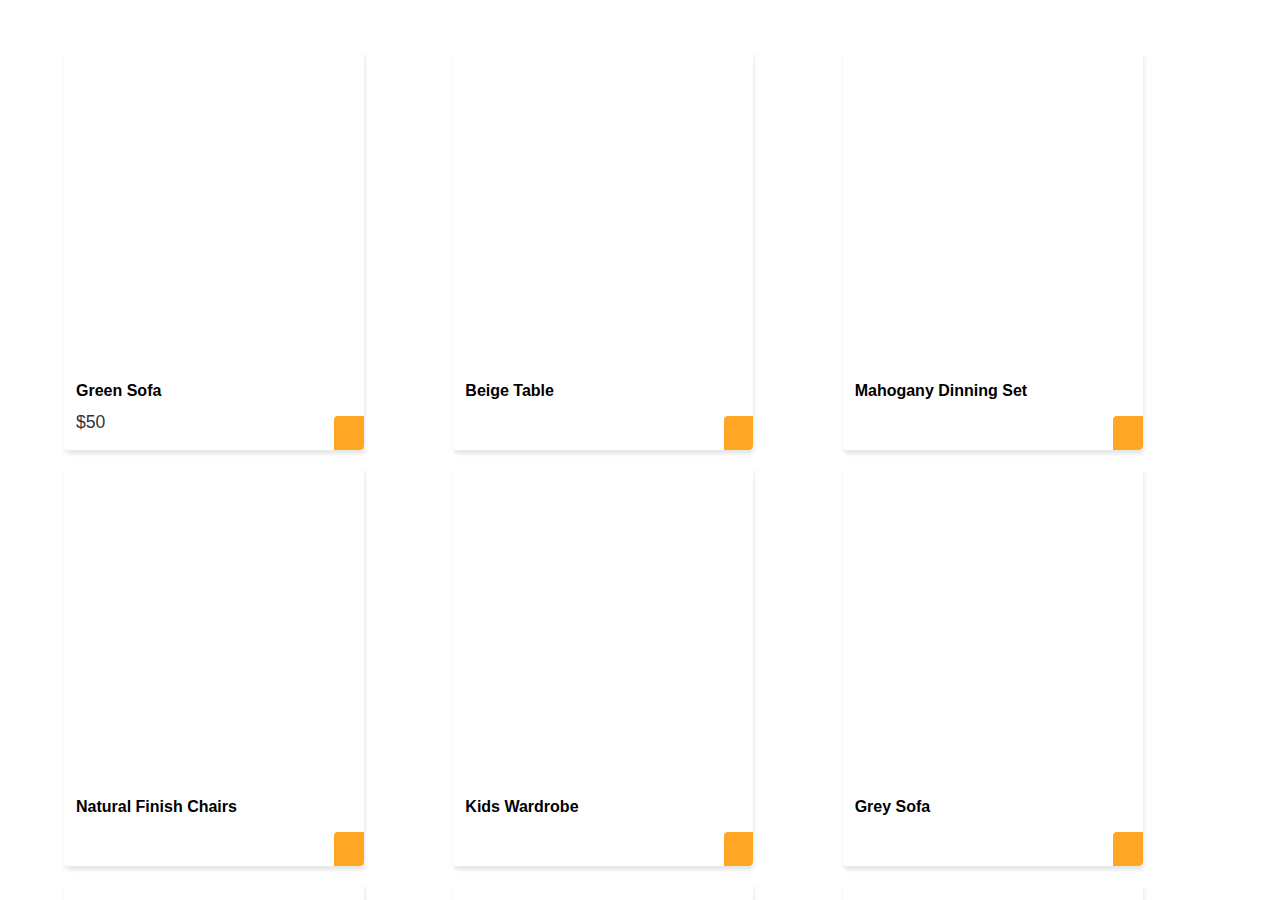
<file: index.html>
<!DOCTYPE html>
<html lang="en">
  <head>
    <meta charset="UTF-8" />
    <meta http-equiv="refresh" content="0; url=shop.html" />
    <title>Redirecting...</title>
  </head>
  <body>
    <p>Redirecting to the main page... If not redirected, <a href="shop.html">click here</a>.</p>
  </body>
</html>
</file>
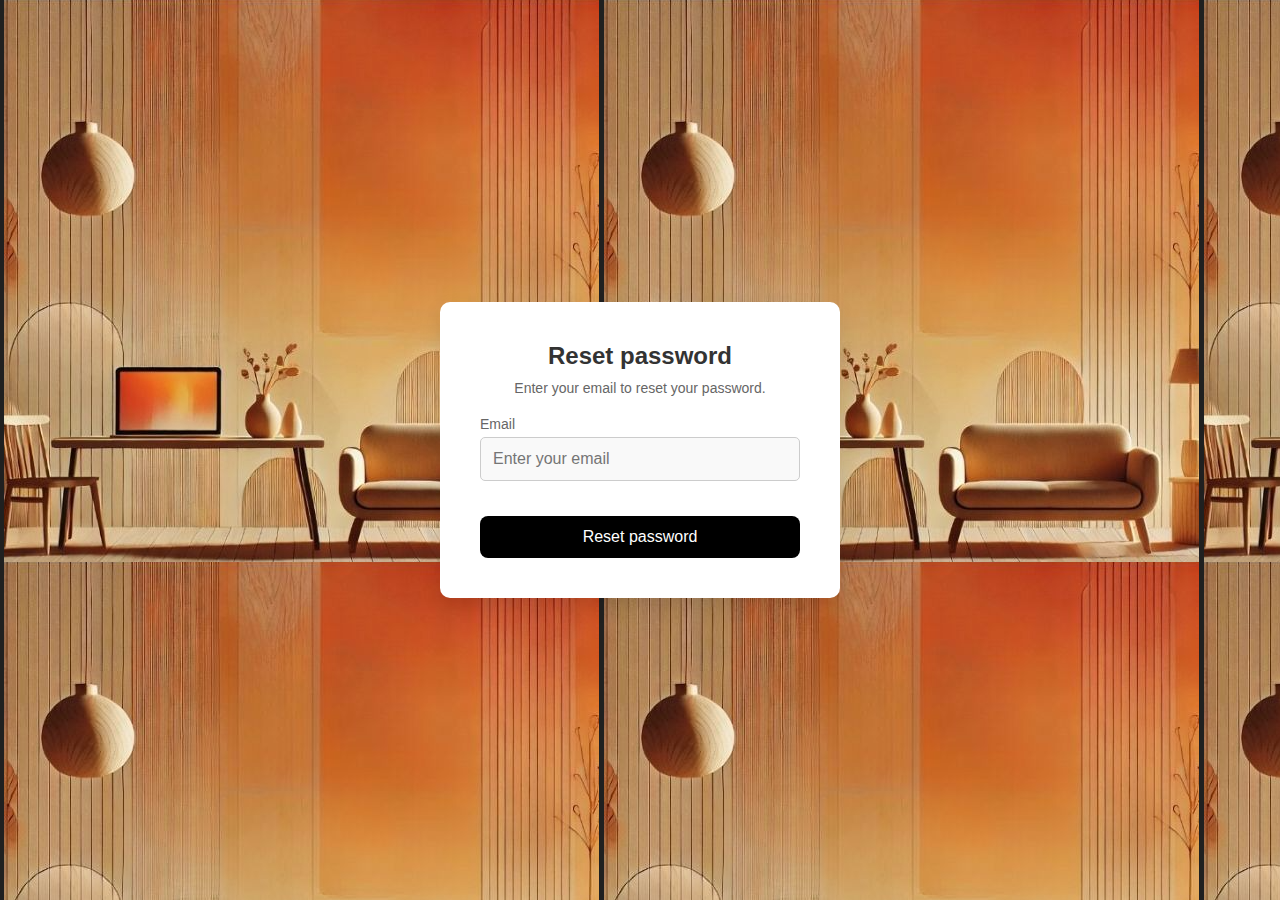
<file: forgotPassword.html>
<!DOCTYPE html>
<html lang="en">
<head>
  <meta charset="UTF-8">
  <meta name="viewport" content="width=device-width, initial-scale=1.0">
  <meta http-equiv="X-UA-Compatible" content="ie=edge">
  <title>Reset Password</title>
  <link rel="stylesheet" href="forgotPassword.css">
</head>
<body>

  <div class="reset-container">
    <div class="reset-box">
      <h2>Reset password</h2>
      <p>Enter your email to reset your password.</p>
      <form id="forgotPasswordForm">
        <div class="input-group">
          <label>Email</label>
          <input type="email" id="email" placeholder="Enter your email" required>
        </div>
        <button type="submit" class="btn">Reset password</button>
      </form>
    </div>
  </div>
<script>
  document.getElementById("forgotPasswordForm").addEventListener("submit", function(event){
    event.preventDefault();
    var email = document.getElementById("email").value;
    if (email.includes("@")) {
      alert("Email has sent to your mail id to reset password.");
    }
  });
</script>
</body>
</html>
</file>
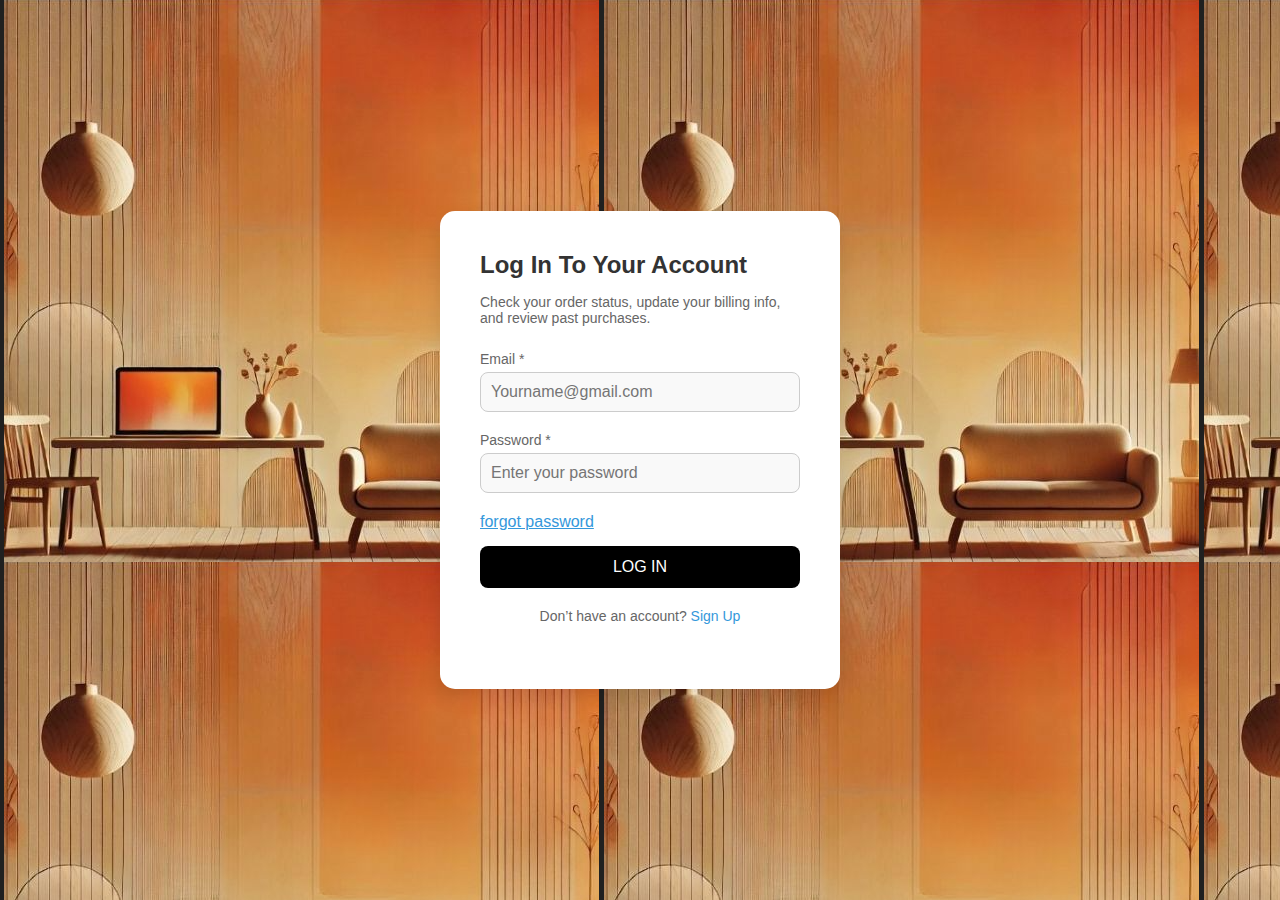
<file: Login.html>
<!DOCTYPE html>
<html lang="en">
<head>
  <meta charset="UTF-8">
  <meta name="viewport" content="width=device-width, initial-scale=1.0">
  <meta http-equiv="X-UA-Compatible" content="ie=edge">
  <title>Login Page</title>
  <link rel="stylesheet" href="Login.css">
</head>
<body>

  <div class="login-container">
    <div class="login-content">
      <div class="login-form">
        <h2>Log In To Your Account</h2>
        <p>Check your order status, update your billing info, and review past purchases.</p>
        <form id="loginForm">
          <div class="input-group">
            <label>Email *</label>
            <input type="email" id="email" placeholder="Yourname@gmail.com">
            <small id="emailError" class="error-message"></small>
          </div>
          <div class="input-group">
            <label>Password *</label>
            <input type="password" id="password" placeholder="Enter your password">
            <small id="passwordError" class="error-message"></small>
          </div>
          <a href="forgotPassword.html" class="forgotPassword">forgot password</a>
          <button type="submit" class="btn">LOG IN</button>
          <p class="signup">Don’t have an account? <a href="SignUp.html">Sign Up</a></p>
        </form>
      </div>
    </div>
  </div>

  <!-- Link To JS -->
  <script src="Login.js"></script>

</body>
</html>
</file>
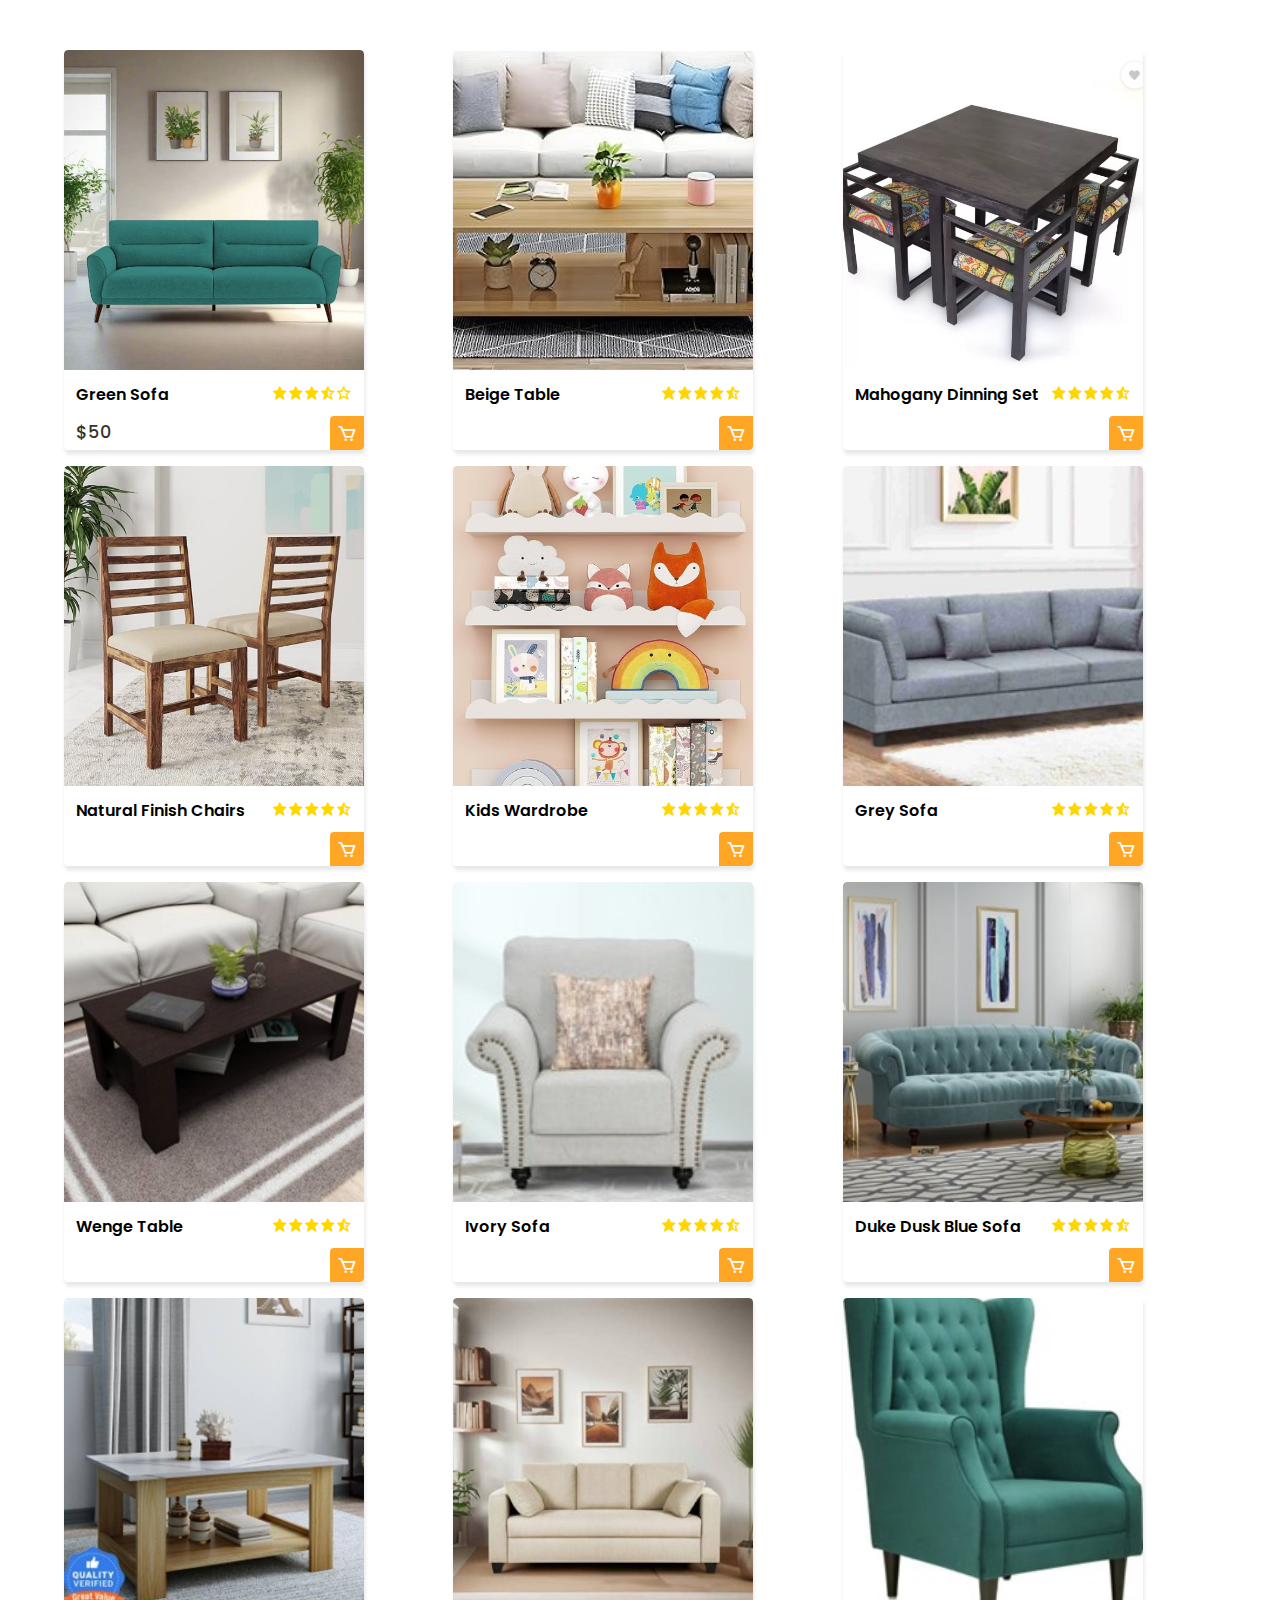
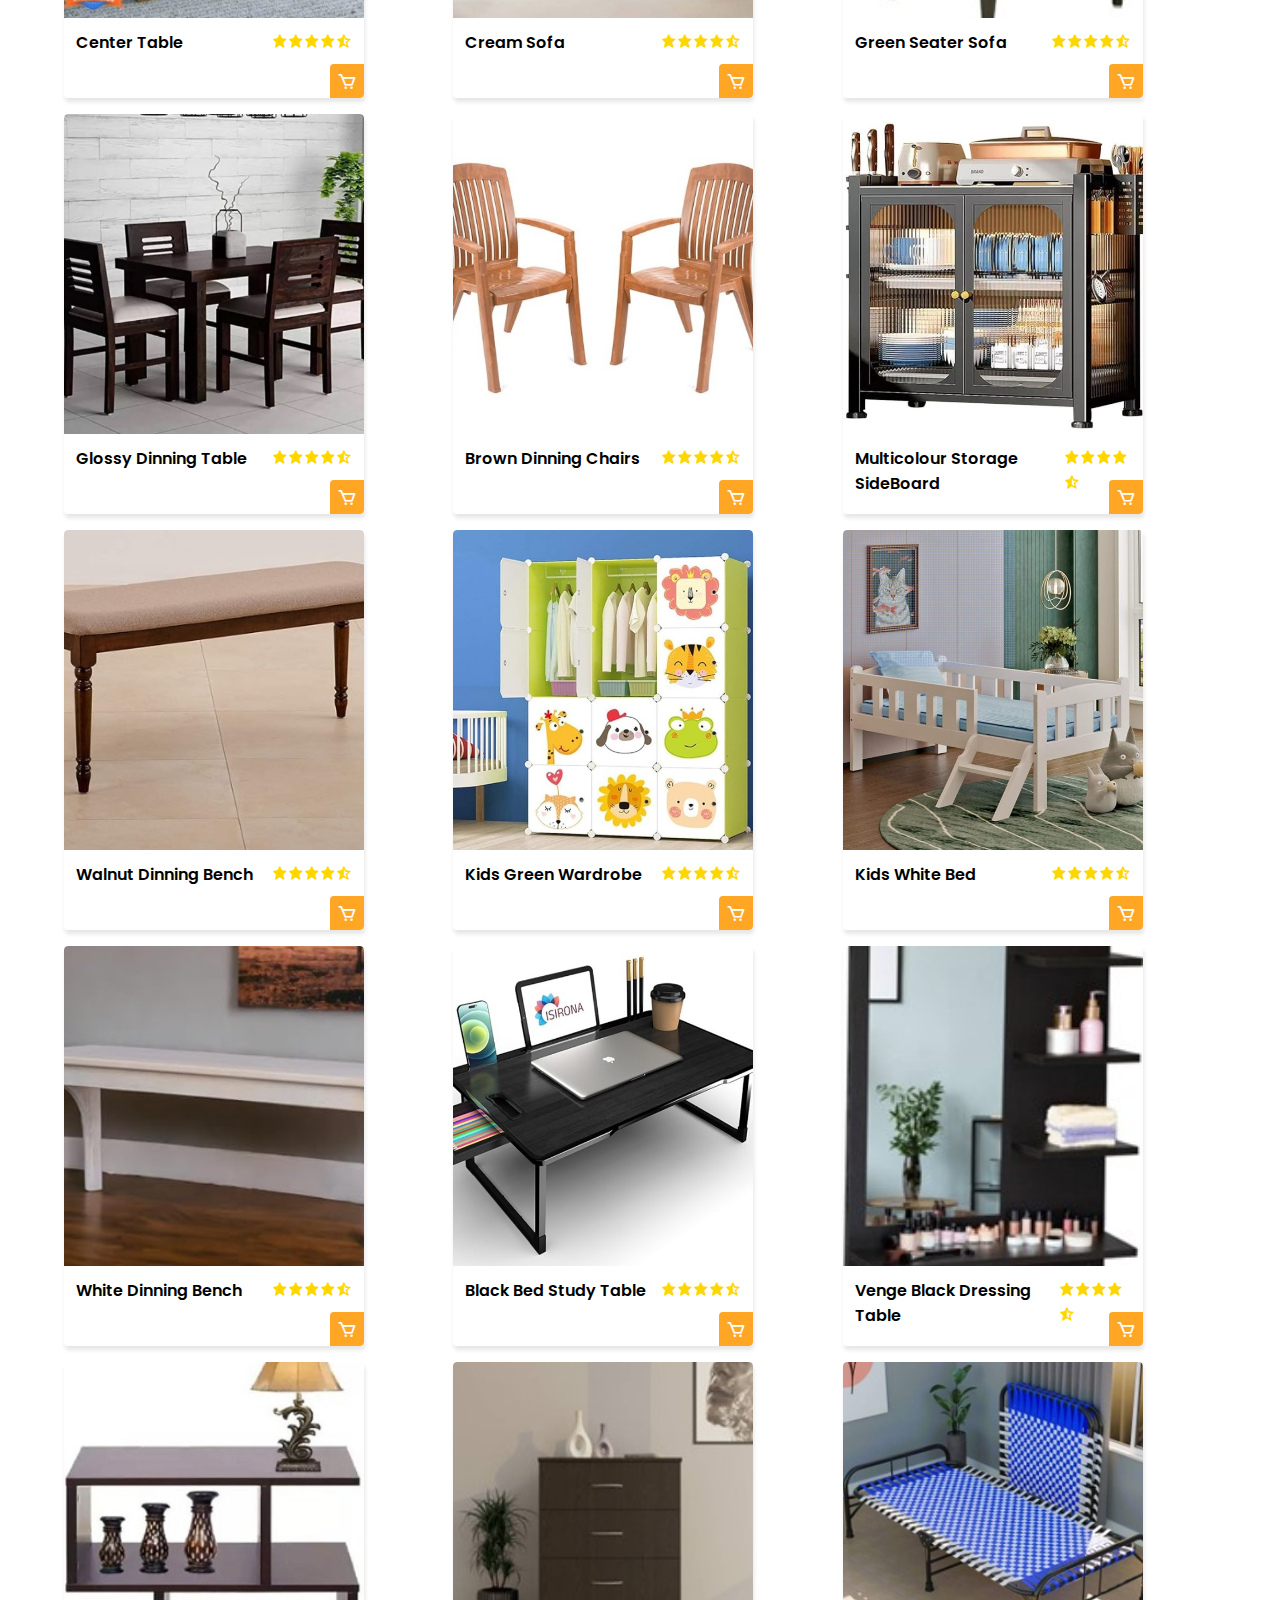
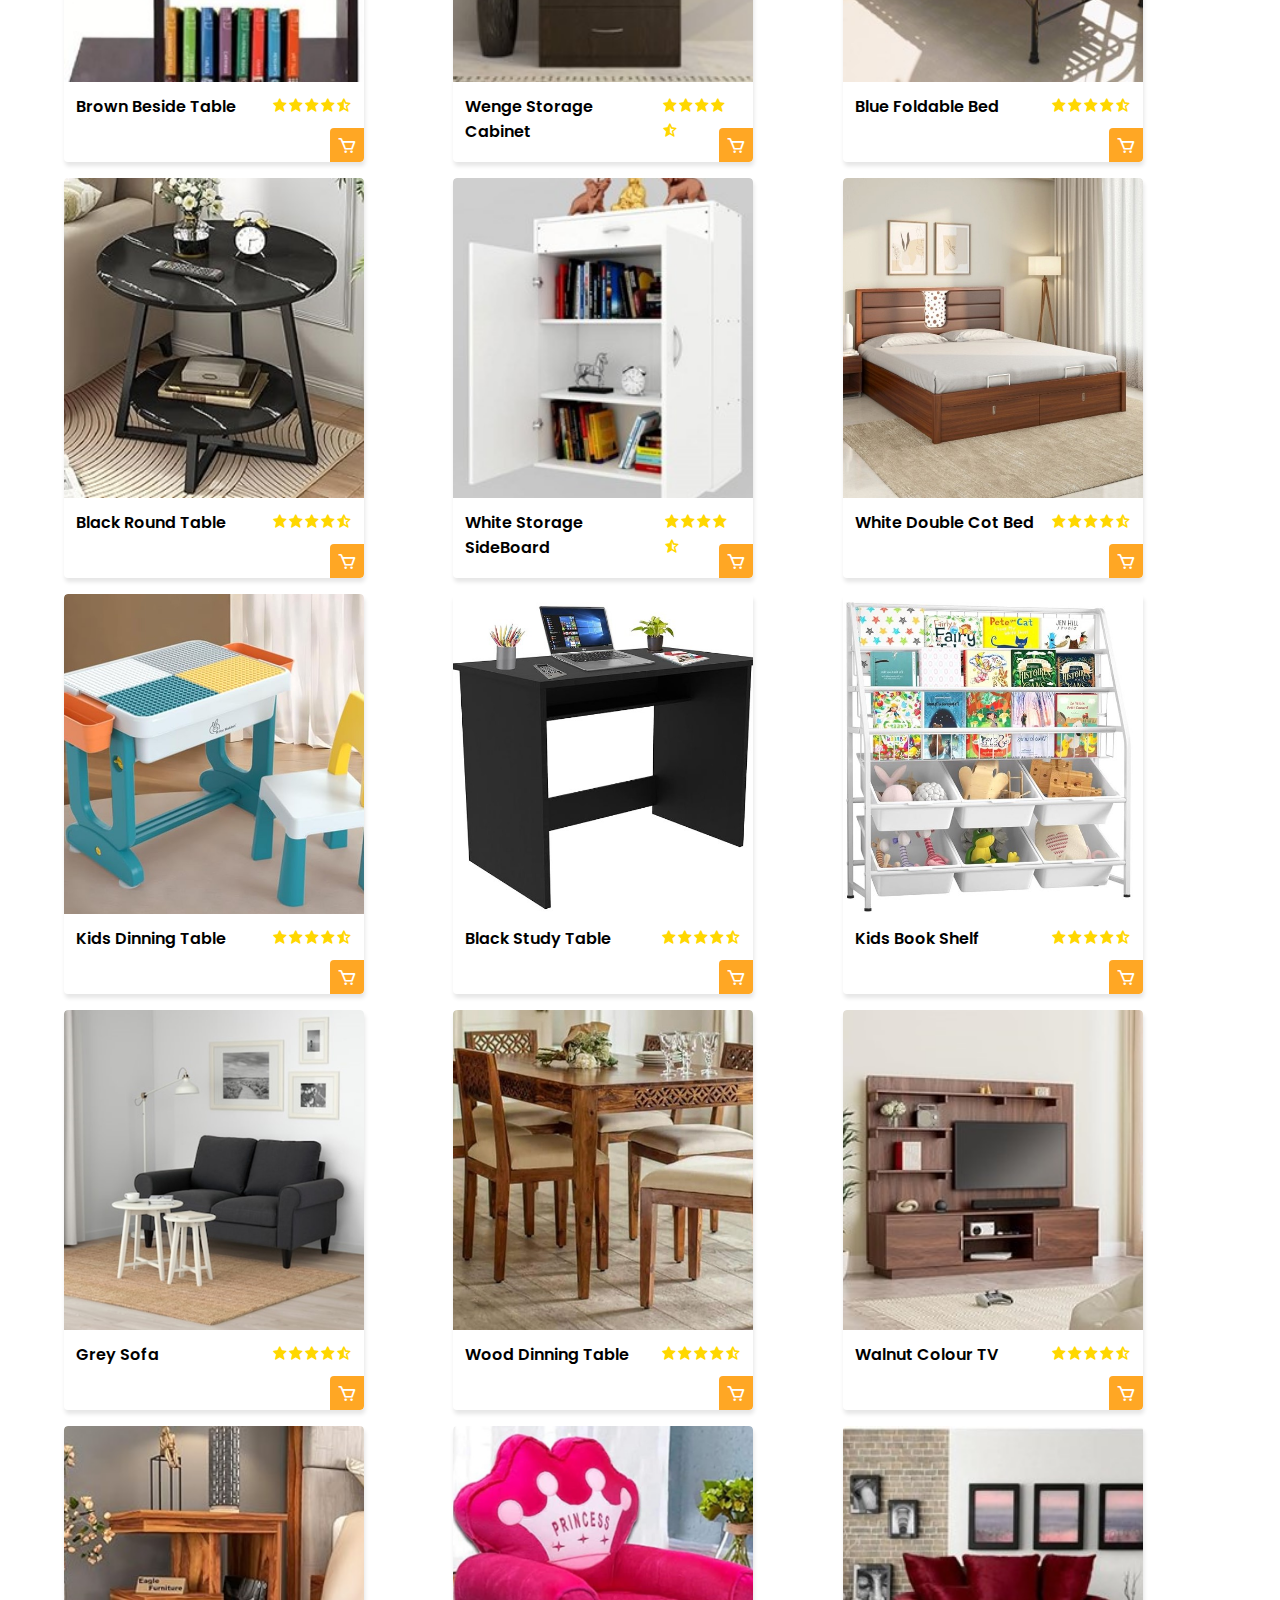
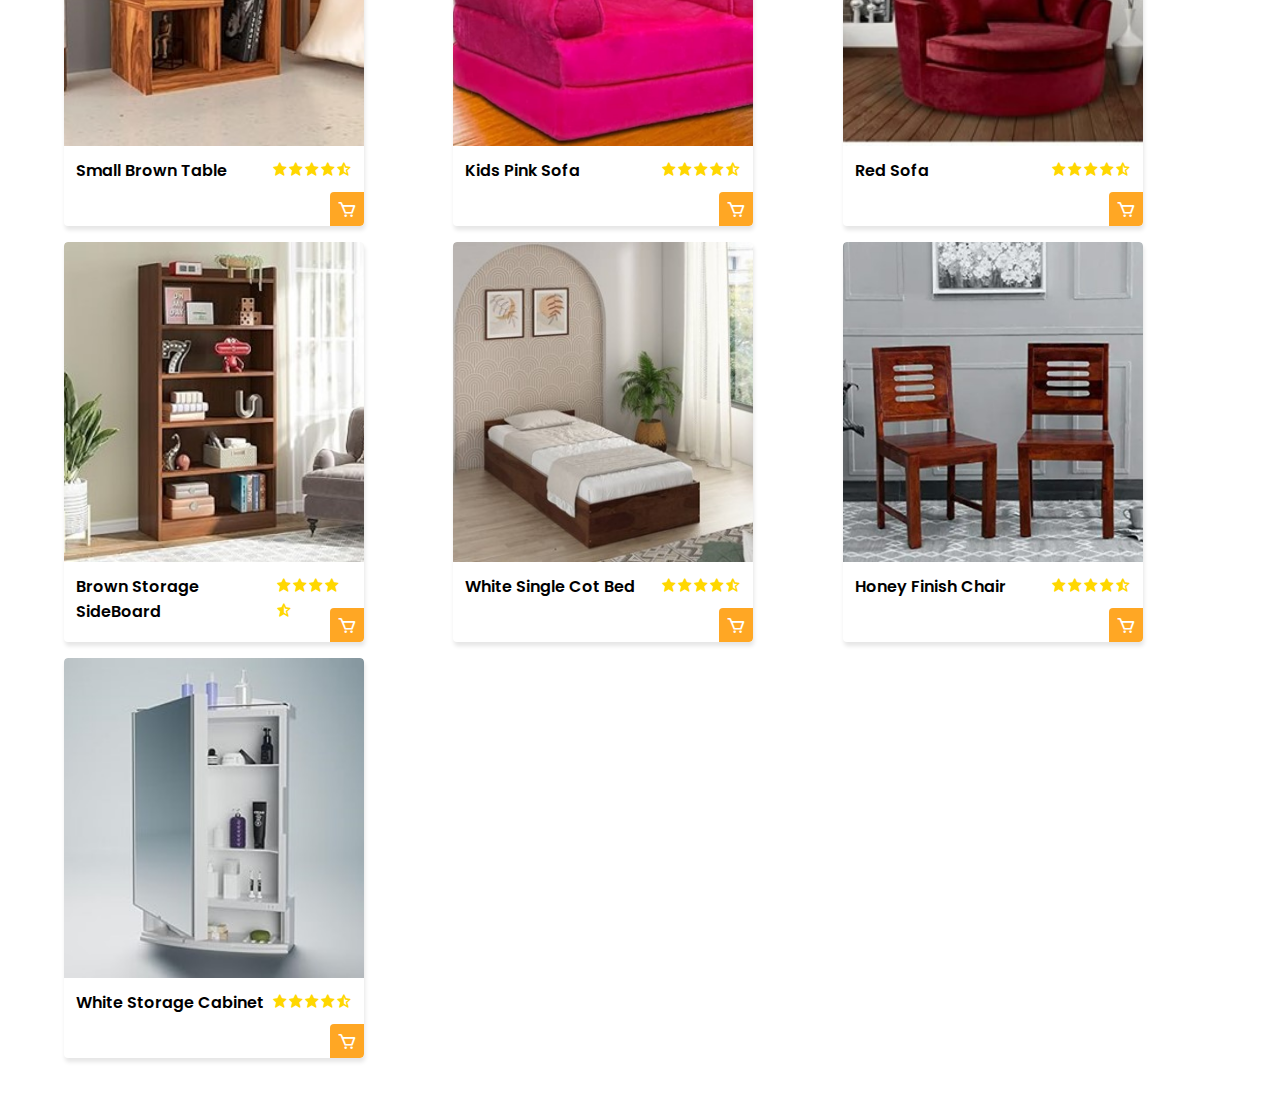
<file: shop.html>
<!DOCTYPE html>
<html lang="en">
<head>
    <meta charset="UTF-8">
    <meta name="viewport" content="width=device-width, initial-scale=1.0">
    <title>Shop Page</title>
    <link rel="stylesheet" href="shop.css">
    <!-- Box Icons -->
    <link rel="stylesheet"
    href="https://cdn.jsdelivr.net/npm/boxicons@latest/css/boxicons.min.css">
</head>
<body>
    <div class="shop-container"></div>

    <!-- Popup structure -->
    <div class="overlay"></div>
    <div class="popup">
    </div>
    <script src="shop.js"></script>
</body>
</html>
</file>
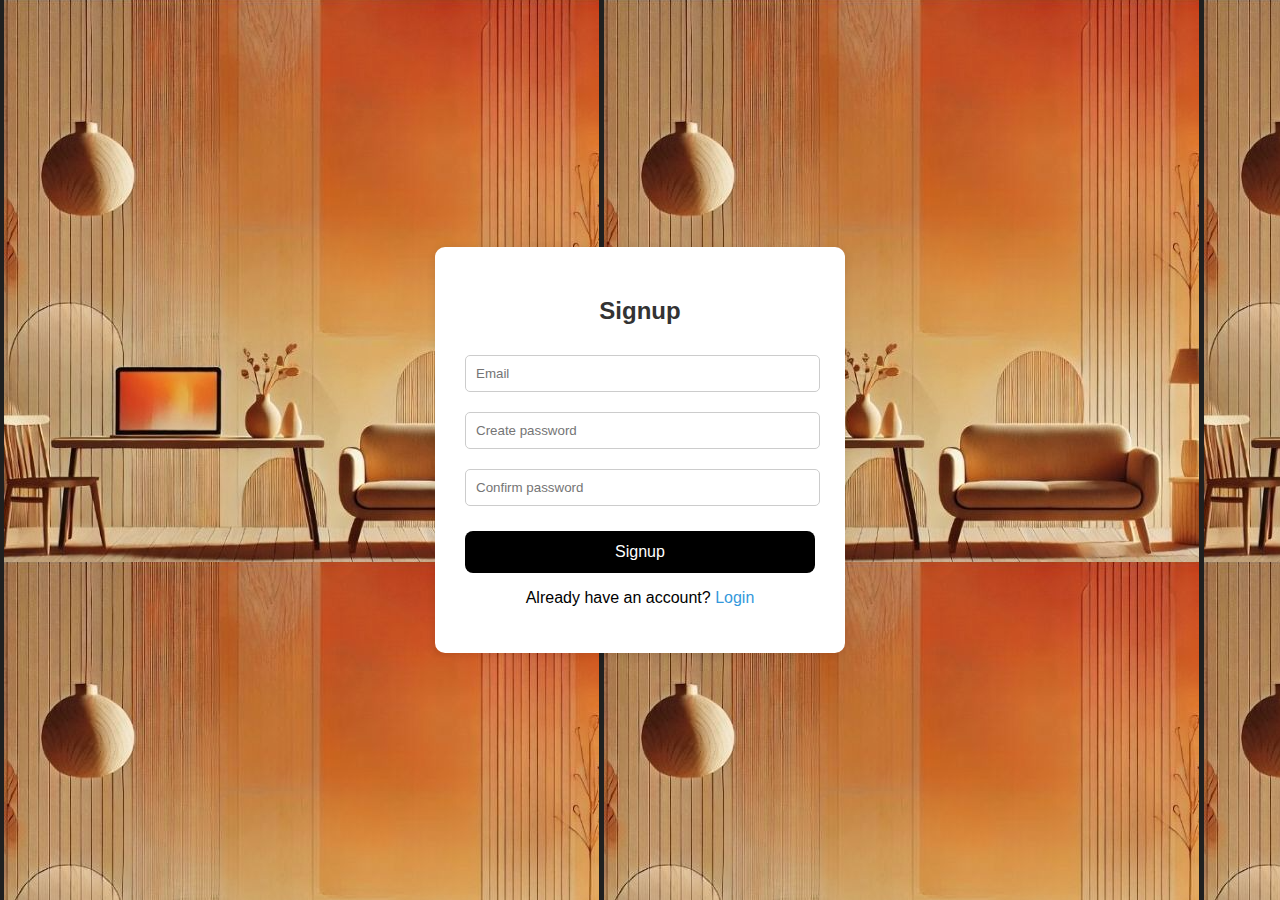
<file: SignUp.html>
<!DOCTYPE html>
<html lang="en">
<head>
    <meta charset="UTF-8">
    <meta name="viewport" content="width=device-width, initial-scale=1.0">
    <title>Signup Form</title>
    <link rel="stylesheet" href="SignUp.css">
</head>
<body>
    <div class="signup-container">
        <h2>Signup</h2>
        <form id="signupForm">
            <input type="email" id="email" placeholder="Email" required>
            <input type="password" id="password" placeholder="Create password" required>
            <input type="password" id="confirmPassword" placeholder="Confirm password" required>
            <button type="submit" class="signup-btn">Signup</button>
        </form>
        <p>Already have an account? <a href="Login.html">Login</a></p>
       
    </div>
    <script>
        document.getElementById("signupForm").addEventListener("submit", function(event){
            // Get form input values
            event.preventDefault();
            var email = document.getElementById("email").value;
            var password = document.getElementById("password").value;
            var confirmPassword = document.getElementById("confirmPassword").value;
            isValid=true;
            // Simple email validation (checks if email contains an '@')
            if (!email.includes("@")) {
                alert("Please include an '@' in the email address.");
                isValid = false;
            }

            // Check if password and confirm password match
            if (password !== confirmPassword) {
                alert("Passwords do not match.");
                isValid = false;
            }

            // All validations passed, navigate to login page
            if(isValid){
                window.location.href = "Login.html"; // Or any other URL
            }
            
        });
    </script>
</body>
</html>
</file>
<file: forgotPassword.css>
* {
    margin: 0;
    padding: 0;
    box-sizing: border-box;
  }
  
  body {
    font-family: 'Arial', sans-serif;
    background: #f4f7fc;
    background-image: url(loginBackgroundImg.png);
    display: flex;
    justify-content: center;
    align-items: center;
    height: 100vh;
  }
  
  .reset-container {
    display: flex;
    justify-content: center;
    align-items: center;
    height: 100%;
    width: 100%;
  }
  
  .reset-box {
    background: #fff;
    padding: 40px;
    border-radius: 10px;
    box-shadow: 0 8px 20px rgba(0, 0, 0, 0.1);
    max-width: 400px;
    width: 100%;
    text-align: center;
  }
  
  h2 {
    font-size: 24px;
    font-weight: bold;
    color: #333;
    margin-bottom: 10px;
  }
  
  p {
    font-size: 14px;
    color: #666;
    margin-bottom: 20px;
  }
  
  .input-group {
    margin-bottom: 20px;
    text-align: left;
  }
  
  label {
    display: block;
    font-size: 14px;
    color: #666;
    margin-bottom: 5px;
  }
  
  input {
    width: 100%;
    padding: 12px;
    border: 1px solid #ccc;
    border-radius: 5px;
    font-size: 16px;
    background: #f9f9f9;
  }
  
  .btn {
    width: 100%;
    padding: 12px;
    background: #000;
    border: none;
    border-radius: 8px;
    color: white;
    font-size: 16px;
    cursor: pointer;
    margin-top: 15px;
  }
  
  .btn:hover {
    background: #333;
  }
  
  @media (max-width: 768px) {
    .reset-box {
      padding: 20px;
    }
  }
</file>
<file: Login.css>
* {
    margin: 0;
    padding: 0;
    box-sizing: border-box;
  }
  
  body {
    font-family: 'Arial', sans-serif;
    background: #eaf1f5;
    background-image: url(loginBackgroundImg.png);
    display: flex;
    justify-content: center;
    align-items: center;
    height: 100vh;
  }
  
  .login-container {
    display: flex;
    justify-content: center;
    align-items: center;
    min-height: 100vh;
    padding: 20px;
  }
  
  .login-content {
    background: #fff;
    border-radius: 15px;
    display: flex;
    box-shadow: 0 8px 20px rgba(0, 0, 0, 0.1);
    overflow: hidden;
  }
  
  .login-form {
    padding: 40px;
    max-width: 400px;
  }
  
  h2 {
    font-size: 24px;
    font-weight: bold;
    color: #333;
    margin-bottom: 15px;
  }
  
  p {
    font-size: 14px;
    color: #666;
    margin-bottom: 25px;
  }
  
  .input-group {
    margin-bottom: 20px;
  }
  
  label {
    display: block;
    font-size: 14px;
    color: #666;
    margin-bottom: 5px;
  }
  
  input {
    width: 100%;
    padding: 10px;
    border: 1px solid #ccc;
    border-radius: 8px;
    font-size: 16px;
    background: #f9f9f9;
  }
  
  input[type="password"] {
    position: relative;
  }
  
  .show-hide-icon {
    position: absolute;
    right: 10px;
    top: 50%;
    transform: translateY(-50%);
    cursor: pointer;
    font-size: 16px;
  }
  
  .forgot-password {
    display: block;
    margin-top: 10px;
    text-decoration: none;
    color: #3498db;
    font-size: 14px;
  }
  
  .btn {
    width: 100%;
    padding: 12px;
    background: #000;
    border: none;
    border-radius: 8px;
    color: white;
    font-size: 16px;
    cursor: pointer;
    margin-top: 15px;
  }
  
  .btn:hover {
    background: #333;
  }
  
  .forgotPassword{
    color: #3498db;
    text-decoration: underline;
  }

  .signup {
    text-align: center;
    margin-top: 20px;
  }
  
  .signup a {
    color: #3498db;
    text-decoration: none;
  }
  
  .login-image {
    background-color: #ececec;
    display: flex;
    justify-content: center;
    align-items: center;
  }
  
  .login-image img {
    max-width: 100%;
    height: auto;
  }
  
  @media (max-width: 768px) {
    .login-content {
      flex-direction: column;
      align-items: center;
    }
    
    .login-form {
      padding: 20px;
    }
  }
</file>
<file: shop.css>
/* Google Fonts */
@import url("https://fonts.googleapis.com/css2?family=Poppins:wght@100;200;300;400;500;600;700&display=swap");
* {
margin: 0;
padding: 0;
box-sizing: border-box;
scroll-behavior: smooth;
scroll-padding-top: 2rem;
list-style: none;
text-decoration: none;
font-family: "Poppins", sans-serif;
}
:root {
--text-color: #333333;
--main-color: #ffa724;
}
.shop-container{
display: grid;
grid-template-columns: repeat(auto-fit, minmax(300px, 1fr));
gap: 1rem;
padding: 50px 5%;
}
.product-box {
width: 300px;
height: 400px;
position: relative;
box-shadow: 1px 4px 4px rgb(0, 0, 0, 0.1);
border-radius: 4px 4px 4px 4px;
overflow: hidden;
}
.product-box .product-img {
width: 100%;
height: 100%;
overflow: hidden;
border-radius: 4px 4px 0 0;
height: 320px;
}
.product-box .product-img img {
width: 100%;
height: 100%;
object-fit: cover;
object-position: center;
}
.product-box span {
font-size: 1.1rem;
font-weight: 500;
padding-left: 12px;
color: var(--text-color);
}
.product-box .bx-cart {
position: absolute;
bottom: 0;
right: 0;
padding: 7px;
font-size: 20px;
color: #fff;
border-radius: 4px 0 4px 0;
background: var(--main-color);
}
.title-price {
display: flex;
justify-content: space-between;
padding: 12px;
bottom: 0;
width: 100%; 
background-color: rgba(255, 255, 255, 0.8); 
box-sizing: border-box;
left: 0;
}
.title-price h3 {
font-size: 1rem;
font-weight: 600;
}
.product-stars .bx {
color: #ffd700;
}
.overlay {
display: none;
position: fixed;
left: 0;
top: 0;
width: 100%;
height: 100%;
background-color: rgba(0,0,0,0.5);
z-index: 999;
}
.popup {
display: none; /* Hidden by default */
position: fixed;
left: 50%;
top: 50%;
transform: translate(-50%, -50%);
padding: 20px;
border: 1px solid black;
background-color: white;
box-shadow: 0px 0px 10px rgba(0,0,0,0.5);
z-index: 1000;
width: 50%;
justify-content: center;
align-items: center;
}
.close-btn{
position: absolute;
top: 10px;
right: 15px;
font-size: 20px;
cursor: pointer;
width: 20px;
height: 20px;
}
.popupdisplay{
display: block; 
position: relative;
left: 25%;
padding: 20px;
justify-content: center;
align-items: center;
}
</file>
<file: SignUp.css>
body {
    font-family: Arial, sans-serif;
    background-color: #eaf1f5;
    background-image: url(loginBackgroundImg.png);
    display: flex;
    justify-content: center;
    align-items: center;
    height: 100vh;
    margin: 0;
}
.signup-container {
    background-color: #fff;
    padding: 30px;
    border-radius: 10px;
    box-shadow: 0 2px 10px rgba(0, 0, 0, 0.1);
    width: 350px;
    text-align: center;
    left: 5px;
}
h2 {
    margin-bottom: 20px;
    color: #333;
}
input[type="email"], input[type="password"] {
    width: 95%;
    padding: 10px;
    margin: 10px 0;
    border: 1px solid #ccc;
    border-radius: 5px;
}
.signup-btn {
    width: 100%;
    padding: 12px;
    background: #000;
    border: none;
    border-radius: 8px;
    color: white;
    font-size: 16px;
    cursor: pointer;
    margin-top: 15px;
}
.signup-btn:hover {
    background: #333;
}
a {
    color: #3498db;
    text-decoration: none;
}
a:hover {
    text-decoration: underline;
}
</file>
